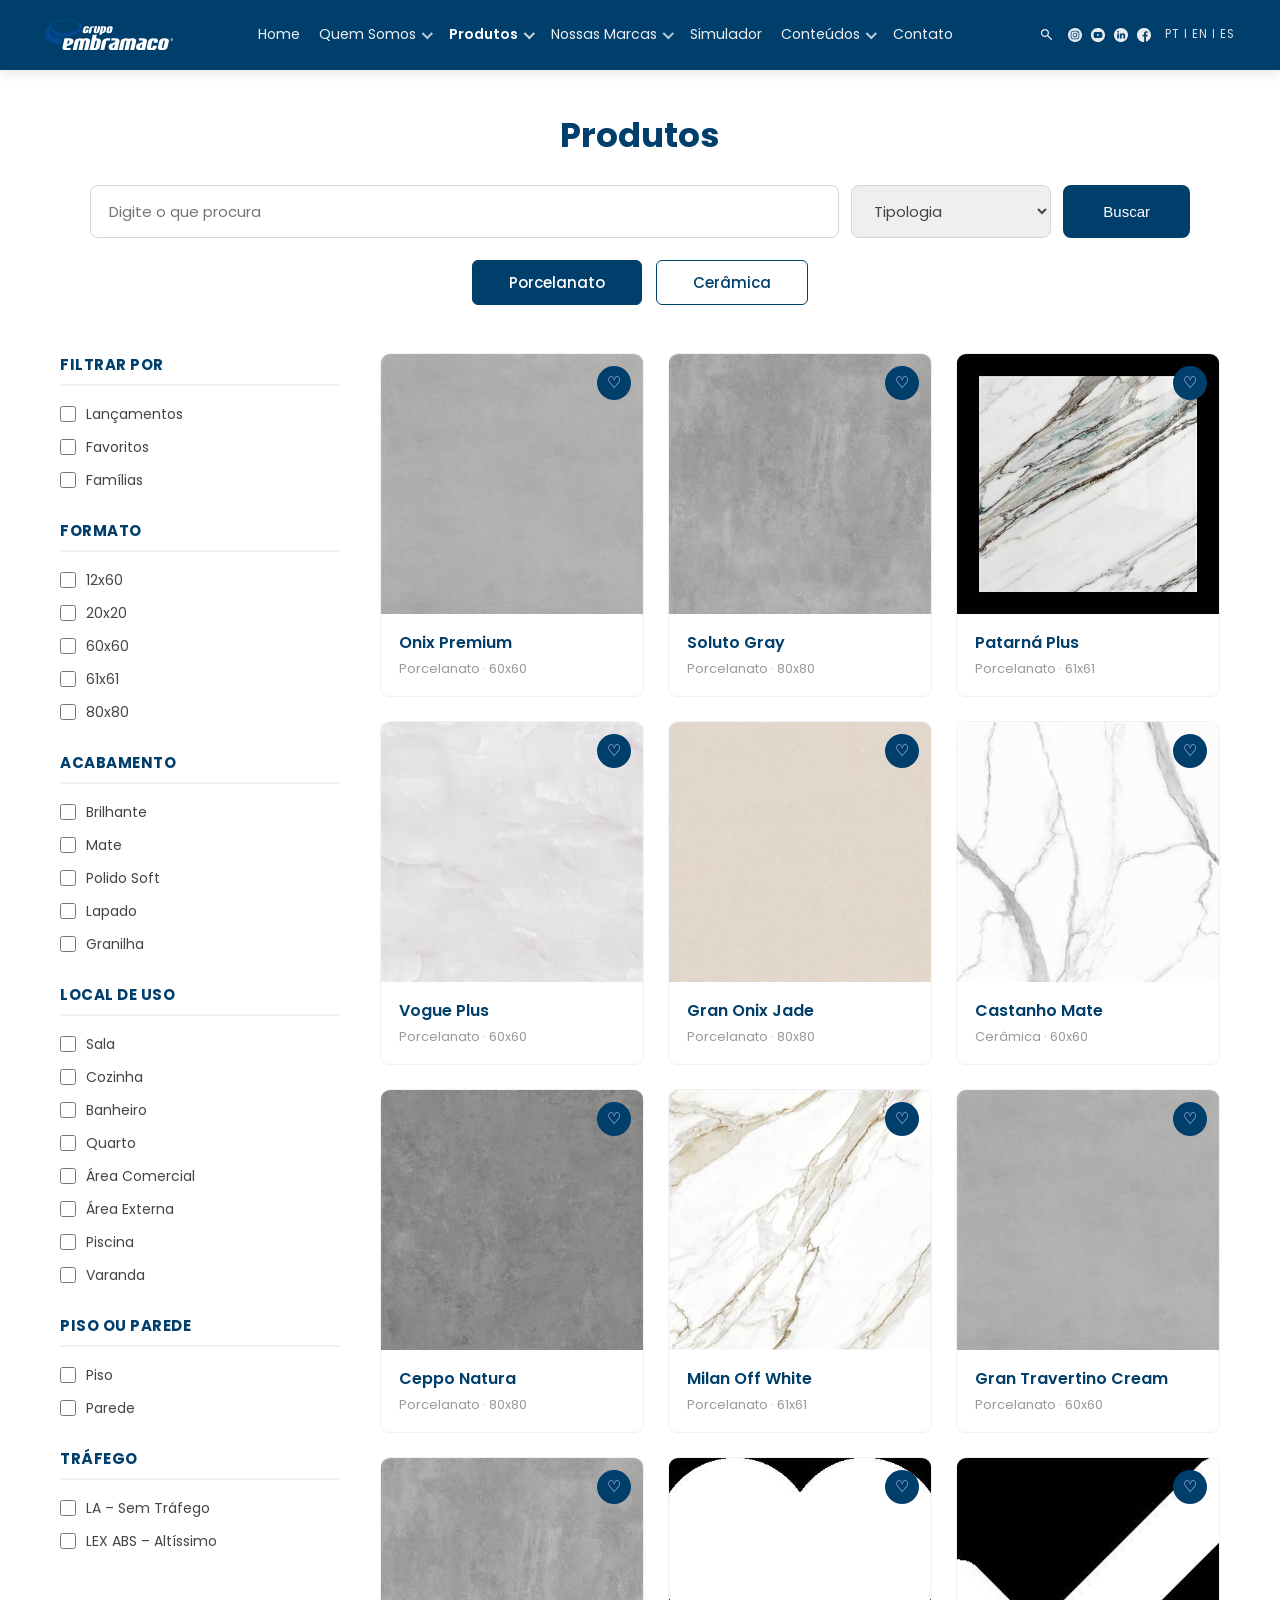
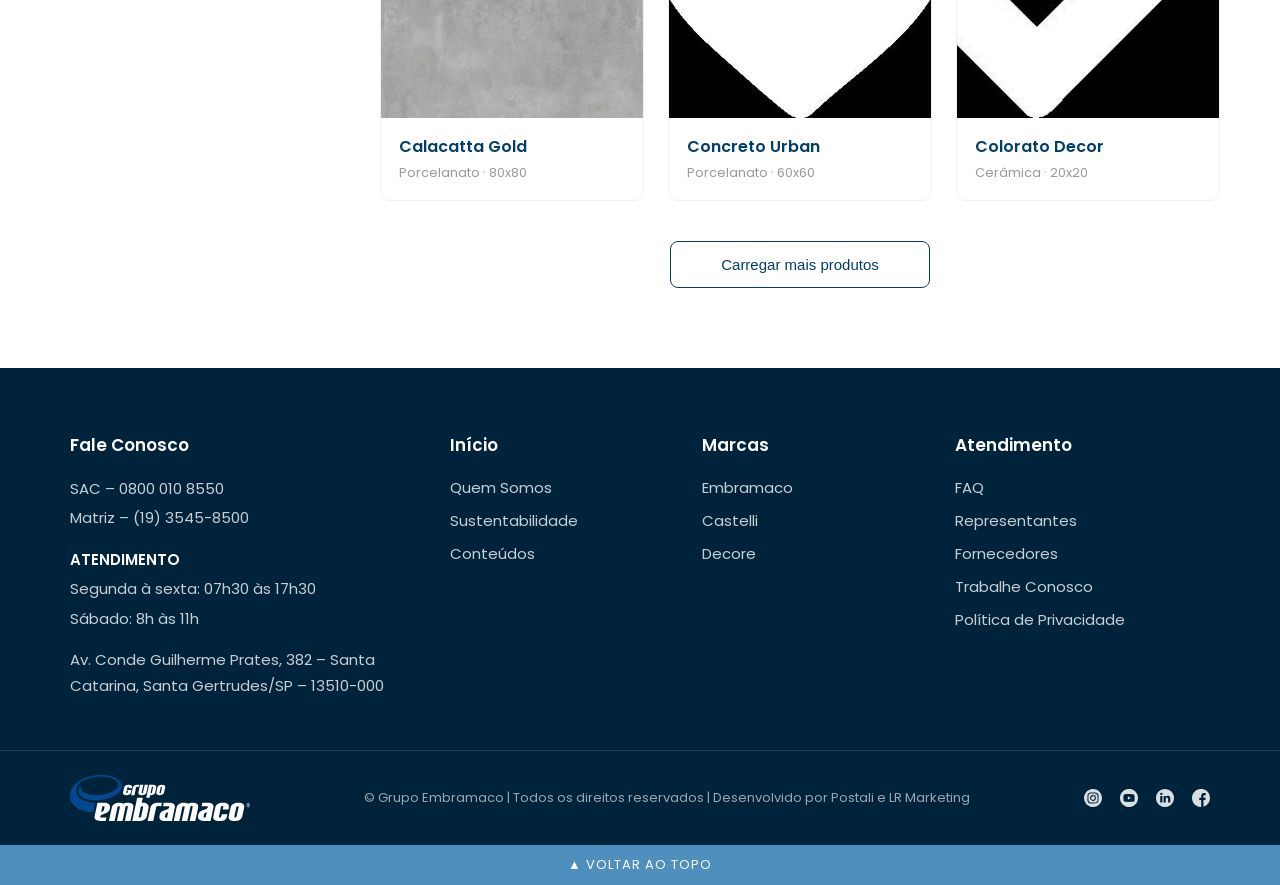
<file: produtos.html>
<!DOCTYPE html>
<html lang="pt-BR">
<head>
<meta charset="UTF-8">
<meta name="viewport" content="width=device-width, initial-scale=1.0">
<title>Produtos — Grupo Embramaco</title>
<link rel="preconnect" href="https://fonts.googleapis.com">
<link rel="preconnect" href="https://fonts.gstatic.com" crossorigin>
<link href="https://fonts.googleapis.com/css2?family=Poppins:wght@300;400;500;600;700;800&display=swap" rel="stylesheet">
<style>:root{--img-logo: url("[data-uri]");--img-icon-search: url("[data-uri]");--img-social-1: url("[data-uri]");--img-social-2: url("[data-uri]");--img-social-3: url("[data-uri]");--img-social-4: url("[data-uri]");}</style>
<style>:root{--p1:url("[data-uri]");--p10:url("[data-uri]");--p11:url("[data-uri]");--p12:url("[data-uri]");--p2:url("[data-uri]");--p3:url("[data-uri]");--p4:url("[data-uri]");--p5:url("[data-uri]");--p6:url("[data-uri]");--p7:url("[data-uri]");--p8:url("[data-uri]");--p9:url("[data-uri]");}</style>
<style>
  *{margin:0;padding:0;box-sizing:border-box}
  :root{--navy:#003e6b;--navy2:#00233c;--blue:#4f8fbe}
  html,body{overflow-x:hidden}
  body{font-family:'Poppins',sans-serif;color:#1a1a1a;background:#fff}
  a{text-decoration:none;color:inherit}

  /* HEADER (navy sólido) */
  .site-header{--u:calc(100vw/2000);position:relative;width:100%;z-index:200;display:flex;align-items:center;justify-content:space-between;padding:calc(var(--u)*30) calc(var(--u)*70);background:var(--navy);box-shadow:0 2px 12px rgba(0,0,0,.12)}
  @media(min-width:1700px){.site-header{--u:calc(1700px/2000)}}
  .site-header .nlogo{display:block;width:calc(var(--u)*200);height:calc(var(--u)*46);background:var(--img-logo) left center/contain no-repeat;flex:0 0 auto}
  .site-header .nnav{display:flex;gap:calc(var(--u)*30);list-style:none;align-items:center;margin:0;padding:0}
  .site-header .nnav>li{position:relative}
  .site-header .nnav>li>a{display:flex;align-items:center;gap:6px;color:#fff;font-size:calc(var(--u)*22);font-weight:400;opacity:.92;white-space:nowrap;padding:calc(var(--u)*8) 0}
  .site-header .nnav>li>a:hover,.site-header .nnav>li>a.active{opacity:1;font-weight:600}
  .site-header .has-drop>a::after{content:"";width:calc(var(--u)*9);height:calc(var(--u)*9);border-right:2px solid currentColor;border-bottom:2px solid currentColor;transform:rotate(45deg) translateY(-2px);opacity:.8}
  .site-header .ndrop{position:absolute;top:100%;left:50%;transform:translateX(-50%) translateY(10px);min-width:calc(var(--u)*250);background:#fff;border-radius:6px;box-shadow:0 14px 34px rgba(0,0,0,.2);padding:calc(var(--u)*8) 0;opacity:0;visibility:hidden;transition:.22s;pointer-events:none;list-style:none;margin:0}
  .site-header .nnav>li:hover .ndrop{opacity:1;visibility:visible;transform:translateX(-50%) translateY(2px);pointer-events:auto}
  .site-header .ndrop li a{display:flex;align-items:center;justify-content:space-between;gap:24px;padding:calc(var(--u)*15) calc(var(--u)*26);color:#1a3a55;font-size:calc(var(--u)*18);font-weight:500;text-transform:uppercase;letter-spacing:.5px;border-bottom:1px solid #eef2f5}
  .site-header .ndrop li:last-child a{border-bottom:none}
  .site-header .ndrop li a::after{content:"\203A";color:#9bb3c6;font-weight:700}
  .site-header .ndrop li a:hover{background:#f3f7fa;color:#003e6b}
  .site-header .nright{display:flex;align-items:center;gap:calc(var(--u)*22);flex:0 0 auto}
  .site-header .nicons{display:flex;align-items:center;gap:calc(var(--u)*14)}
  .site-header .nsearch{display:block;width:calc(var(--u)*24);height:calc(var(--u)*24);background:var(--img-icon-search) center/contain no-repeat;filter:brightness(0) invert(1);opacity:.9;cursor:pointer}
  .site-header .nsoc{display:block;width:calc(var(--u)*22);height:calc(var(--u)*22);background-position:center;background-repeat:no-repeat;background-size:contain;filter:brightness(0) invert(1);opacity:.9}
  .site-header .nlang{color:#fff;font-size:calc(var(--u)*18);letter-spacing:1px;opacity:.85;white-space:nowrap}

  /* PRODUTOS HEAD + BUSCA */
  .prod-head{background:#fff;padding:40px 60px 0}
  .prod-head h1{color:var(--navy);font-size:34px;font-weight:700;text-align:center;margin-bottom:24px}
  .prod-search{display:flex;gap:12px;justify-content:center;max-width:1100px;margin:0 auto 8px;flex-wrap:wrap}
  .prod-search input{flex:1;min-width:280px;border:1px solid #cfd8df;border-radius:8px;padding:14px 18px;font-family:'Poppins',sans-serif;font-size:15px}
  .prod-search select{width:200px;border:1px solid #cfd8df;border-radius:8px;padding:14px 18px;font-family:'Poppins',sans-serif;font-size:15px;color:#444}
  .prod-search button{background:var(--navy);color:#fff;border:none;border-radius:8px;padding:14px 40px;font-size:15px;font-weight:500;cursor:pointer}
  .prod-tabs{display:flex;gap:14px;justify-content:center;margin:22px 0 8px}
  .prod-tabs button{border:1px solid var(--navy);background:#fff;color:var(--navy);padding:10px 36px;border-radius:6px;font-family:'Poppins',sans-serif;font-size:15px;font-weight:500;cursor:pointer}
  .prod-tabs button.active{background:var(--navy);color:#fff}

  /* LAYOUT: sidebar + grid */
  .catalog{display:grid;grid-template-columns:280px 1fr;gap:40px;max-width:1500px;margin:0 auto;padding:40px 60px 80px}
  .filters h3{color:var(--navy);font-size:15px;font-weight:700;margin:22px 0 12px;text-transform:uppercase;letter-spacing:.5px;border-bottom:2px solid #eef2f5;padding-bottom:8px}
  .filters h3:first-child{margin-top:0}
  .filters label{display:flex;align-items:center;gap:10px;font-size:14px;color:#444;padding:6px 0;cursor:pointer}
  .filters input[type=checkbox]{accent-color:var(--navy);width:16px;height:16px}
  .grid{display:grid;grid-template-columns:repeat(3,1fr);gap:24px;align-content:start}
  .pcard{background:#fff;border:1px solid #eef2f5;border-radius:10px;overflow:hidden;transition:.2s}
  .pcard:hover{box-shadow:0 12px 30px rgba(0,0,0,.1);transform:translateY(-3px)}
  .pcard .pimg{position:relative;height:260px;background-size:cover;background-position:center}
  .pcard .fav{position:absolute;top:12px;right:12px;width:34px;height:34px;border-radius:50%;background:var(--navy);display:flex;align-items:center;justify-content:center;color:#fff;font-size:16px}
  .pcard .pbody{padding:16px 18px}
  .pcard h3{color:var(--navy);font-size:16px;font-weight:600}
  .pcard span{color:#999;font-size:13px}
  .load-more{grid-column:1/-1;text-align:center;margin-top:16px}
  .load-more button{background:#fff;border:1px solid var(--navy);color:var(--navy);padding:14px 50px;border-radius:8px;font-size:15px;font-weight:500;cursor:pointer}

  /* FOOTER */
  .site-footer{background:var(--navy2);color:rgba(255,255,255,.78);font-size:15px}
  .site-footer .footer-top{padding:64px 70px 48px}
  .site-footer .footer-grid{display:grid;grid-template-columns:1.6fr 1fr 1fr 1.2fr;gap:40px;max-width:1500px;margin:0 auto}
  .site-footer .footer-col h4{color:#fff;font-size:17px;font-weight:600;margin-bottom:18px}
  .site-footer .footer-col p{line-height:1.7;margin-bottom:4px}
  .site-footer .footer-col ul{list-style:none;margin:0;padding:0}
  .site-footer .footer-col li{margin-bottom:10px}
  .site-footer .footer-col a{color:rgba(255,255,255,.78)}.site-footer .footer-col a:hover{color:#fff}
  .site-footer .footer-bottom{border-top:1px solid rgba(255,255,255,.12);padding:24px 70px}
  .site-footer .footer-bottom-inner{max-width:1500px;margin:0 auto;display:flex;align-items:center;justify-content:space-between;gap:24px;flex-wrap:wrap}
  .site-footer .flogo{display:block;width:180px;height:46px;background:var(--img-logo) left center/contain no-repeat}
  .site-footer .footer-copy{font-size:13px;color:rgba(255,255,255,.6)}
  .site-footer .footer-social{display:flex;gap:18px}
  .site-footer .fsoc{display:block;width:18px;height:18px;background-position:center;background-repeat:no-repeat;background-size:contain;filter:brightness(0) invert(1);opacity:.85}
  .site-footer .back-to-top{text-align:center;background:var(--blue);color:#fff;padding:10px;font-size:13px;cursor:pointer;letter-spacing:1px}

  @media(max-width:900px){.catalog{grid-template-columns:1fr;padding:30px 24px 60px}.grid{grid-template-columns:repeat(2,1fr)}.site-footer .footer-grid{grid-template-columns:1fr 1fr}.site-header .nnav,.site-header .nlang,.site-header .nicons{display:none}}
</style>
</head>
<body>

<header class="site-header">
  <a href="index.html" class="nlogo" aria-label="Grupo Embramaco"></a>
  <ul class="nnav">
    <li><a href="index.html">Home</a></li>
    <li class="has-drop"><a href="quem-somos.html">Quem Somos</a><ul class="ndrop"><li><a href="quem-somos.html">Institucional</a></li><li><a href="sustentabilidade.html">Sustentabilidade</a></li></ul></li>
    <li class="has-drop"><a href="produtos.html" class="active">Produtos</a><ul class="ndrop"><li><a href="produtos.html">Cerâmica</a></li><li><a href="produtos.html">Porcelanato</a></li></ul></li>
    <li class="has-drop"><a href="quem-somos.html#marcas">Nossas Marcas</a><ul class="ndrop"><li><a href="#">Embramaco</a></li><li><a href="#">Castelli</a></li><li><a href="#">Decore</a></li></ul></li>
    <li><a href="simulador.html">Simulador</a></li>
    <li class="has-drop"><a href="#">Conteúdos</a><ul class="ndrop"><li><a href="#">Download</a></li><li><a href="#">Blog</a></li></ul></li>
    <li><a href="contato.html">Contato</a></li>
  </ul>
  <div class="nright">
    <span class="nsearch"></span>
    <div class="nicons"><span class="nsoc" style="background-image:var(--img-social-1)"></span><span class="nsoc" style="background-image:var(--img-social-2)"></span><span class="nsoc" style="background-image:var(--img-social-3)"></span><span class="nsoc" style="background-image:var(--img-social-4)"></span></div>
    <span class="nlang">PT I EN I ES</span>
  </div>
</header>

<section class="prod-head">
  <h1>Produtos</h1>
  <form class="prod-search" onsubmit="return false">
    <input type="text" placeholder="Digite o que procura">
    <select><option>Tipologia</option><option>Porcelanato</option><option>Cerâmica</option></select>
    <button type="submit">Buscar</button>
  </form>
  <div class="prod-tabs">
    <button class="active">Porcelanato</button>
    <button>Cerâmica</button>
  </div>
</section>

<div class="catalog">
  <aside class="filters">
    <h3>Filtrar por</h3>
    <label><input type="checkbox"> Lançamentos</label>
    <label><input type="checkbox"> Favoritos</label>
    <label><input type="checkbox"> Famílias</label>
    <h3>Formato</h3>
    <label><input type="checkbox"> 12x60</label>
    <label><input type="checkbox"> 20x20</label>
    <label><input type="checkbox"> 60x60</label>
    <label><input type="checkbox"> 61x61</label>
    <label><input type="checkbox"> 80x80</label>
    <h3>Acabamento</h3>
    <label><input type="checkbox"> Brilhante</label>
    <label><input type="checkbox"> Mate</label>
    <label><input type="checkbox"> Polido Soft</label>
    <label><input type="checkbox"> Lapado</label>
    <label><input type="checkbox"> Granilha</label>
    <h3>Local de Uso</h3>
    <label><input type="checkbox"> Sala</label>
    <label><input type="checkbox"> Cozinha</label>
    <label><input type="checkbox"> Banheiro</label>
    <label><input type="checkbox"> Quarto</label>
    <label><input type="checkbox"> Área Comercial</label>
    <label><input type="checkbox"> Área Externa</label>
    <label><input type="checkbox"> Piscina</label>
    <label><input type="checkbox"> Varanda</label>
    <h3>Piso ou Parede</h3>
    <label><input type="checkbox"> Piso</label>
    <label><input type="checkbox"> Parede</label>
    <h3>Tráfego</h3>
    <label><input type="checkbox"> LA – Sem Tráfego</label>
    <label><input type="checkbox"> LEX ABS – Altíssimo</label>
  </aside>

  <main class="grid">
    <div class="pcard"><div class="pimg" style="background-image:var(--p9)"><div class="fav">♡</div></div><div class="pbody"><h3>Onix Premium</h3><span>Porcelanato · 60x60</span></div></div>
    <div class="pcard"><div class="pimg" style="background-image:var(--p10)"><div class="fav">♡</div></div><div class="pbody"><h3>Soluto Gray</h3><span>Porcelanato · 80x80</span></div></div>
    <div class="pcard"><div class="pimg" style="background-image:var(--p3)"><div class="fav">♡</div></div><div class="pbody"><h3>Patarná Plus</h3><span>Porcelanato · 61x61</span></div></div>
    <div class="pcard"><div class="pimg" style="background-image:var(--p4)"><div class="fav">♡</div></div><div class="pbody"><h3>Vogue Plus</h3><span>Porcelanato · 60x60</span></div></div>
    <div class="pcard"><div class="pimg" style="background-image:var(--p5)"><div class="fav">♡</div></div><div class="pbody"><h3>Gran Onix Jade</h3><span>Porcelanato · 80x80</span></div></div>
    <div class="pcard"><div class="pimg" style="background-image:var(--p6)"><div class="fav">♡</div></div><div class="pbody"><h3>Castanho Mate</h3><span>Cerâmica · 60x60</span></div></div>
    <div class="pcard"><div class="pimg" style="background-image:var(--p7)"><div class="fav">♡</div></div><div class="pbody"><h3>Ceppo Natura</h3><span>Porcelanato · 80x80</span></div></div>
    <div class="pcard"><div class="pimg" style="background-image:var(--p8)"><div class="fav">♡</div></div><div class="pbody"><h3>Milan Off White</h3><span>Porcelanato · 61x61</span></div></div>
    <div class="pcard"><div class="pimg" style="background-image:var(--p9)"><div class="fav">♡</div></div><div class="pbody"><h3>Gran Travertino Cream</h3><span>Porcelanato · 60x60</span></div></div>
    <div class="pcard"><div class="pimg" style="background-image:var(--p10)"><div class="fav">♡</div></div><div class="pbody"><h3>Calacatta Gold</h3><span>Porcelanato · 80x80</span></div></div>
    <div class="pcard"><div class="pimg" style="background-image:var(--p11)"><div class="fav">♡</div></div><div class="pbody"><h3>Concreto Urban</h3><span>Porcelanato · 60x60</span></div></div>
    <div class="pcard"><div class="pimg" style="background-image:var(--p12)"><div class="fav">♡</div></div><div class="pbody"><h3>Colorato Decor</h3><span>Cerâmica · 20x20</span></div></div>
    <div class="load-more"><button>Carregar mais produtos</button></div>
  </main>
</div>

<footer class="site-footer">
  <div class="footer-top">
    <div class="footer-grid">
      <div class="footer-col">
        <h4>Fale Conosco</h4>
        <p>SAC – 0800 010 8550</p><p>Matriz – (19) 3545-8500</p>
        <p style="margin-top:16px;color:#fff;font-weight:600">ATENDIMENTO</p>
        <p>Segunda à sexta: 07h30 às 17h30</p><p>Sábado: 8h às 11h</p>
        <p style="margin-top:16px">Av. Conde Guilherme Prates, 382 – Santa Catarina, Santa Gertrudes/SP – 13510-000</p>
      </div>
      <div class="footer-col"><h4>Início</h4><ul><li><a href="quem-somos.html">Quem Somos</a></li><li><a href="sustentabilidade.html">Sustentabilidade</a></li><li><a href="#">Conteúdos</a></li></ul></div>
      <div class="footer-col"><h4>Marcas</h4><ul><li><a href="#">Embramaco</a></li><li><a href="#">Castelli</a></li><li><a href="#">Decore</a></li></ul></div>
      <div class="footer-col"><h4>Atendimento</h4><ul><li><a href="#">FAQ</a></li><li><a href="#">Representantes</a></li><li><a href="#">Fornecedores</a></li><li><a href="#">Trabalhe Conosco</a></li><li><a href="https://www.embramaco.com.br/politica" target="_blank">Política de Privacidade</a></li></ul></div>
    </div>
  </div>
  <div class="footer-bottom">
    <div class="footer-bottom-inner">
      <span class="flogo"></span>
      <p class="footer-copy">© Grupo Embramaco | Todos os direitos reservados | Desenvolvido por Postali e LR Marketing</p>
      <div class="footer-social"><span class="fsoc" style="background-image:var(--img-social-1)"></span><span class="fsoc" style="background-image:var(--img-social-2)"></span><span class="fsoc" style="background-image:var(--img-social-3)"></span><span class="fsoc" style="background-image:var(--img-social-4)"></span></div>
    </div>
  </div>
  <div class="back-to-top" onclick="window.scrollTo({top:0,behavior:'smooth'})">▲ VOLTAR AO TOPO</div>
</footer>

<script>
  document.querySelectorAll('.prod-tabs button').forEach(function(b){b.onclick=function(){document.querySelectorAll('.prod-tabs button').forEach(function(x){x.classList.remove('active')});b.classList.add('active')}});
  document.querySelectorAll('.pcard .fav').forEach(function(f){f.onclick=function(){f.textContent=f.textContent==='♡'?'♥':'♡'}});
</script>
</body>
</html>
</file>
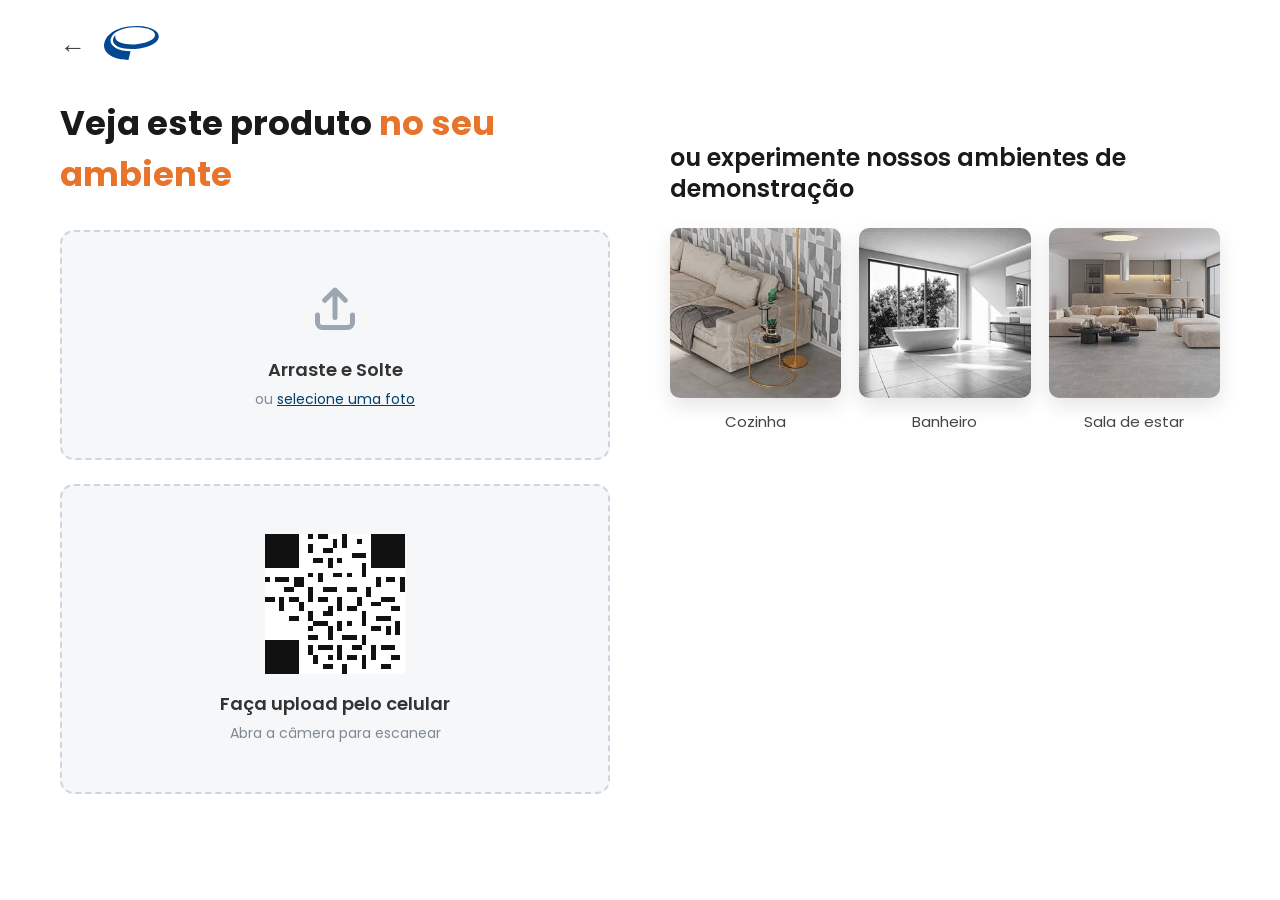
<file: simulador.html>
<!DOCTYPE html>
<html lang="pt-BR">
<head>
<meta charset="UTF-8">
<meta name="viewport" content="width=device-width, initial-scale=1.0">
<title>Simulador — Grupo Embramaco</title>
<link rel="preconnect" href="https://fonts.googleapis.com">
<link rel="preconnect" href="https://fonts.gstatic.com" crossorigin>
<link href="https://fonts.googleapis.com/css2?family=Poppins:wght@300;400;500;600;700;800&display=swap" rel="stylesheet">
<style>:root{--img-logo: url("[data-uri]");}</style>
<style>:root{--sim-cozinha:url("[data-uri]");--sim-banheiro:url("[data-uri]");--sim-sala:url("[data-uri]");--img-qr:url("[data-uri]");}</style>
<style>
  *{margin:0;padding:0;box-sizing:border-box}
  :root{--navy:#003e6b;--orange:#e8732a}
  body{font-family:'Poppins',sans-serif;color:#1a1a1a;background:#fff;min-height:100vh}
  a{text-decoration:none;color:inherit}
  .sim-top{display:flex;align-items:center;gap:18px;padding:26px 60px 0}
  .sim-top .back{font-size:26px;color:#444;text-decoration:none}
  .sim-top .logo{width:190px;height:42px;background:var(--img-logo) left center/contain no-repeat;filter:none}
  .sim-wrap{max-width:1500px;margin:0 auto;padding:10px 60px 80px;display:grid;grid-template-columns:1fr 1fr;gap:60px;align-items:start}
  .sim-left h1{font-size:34px;font-weight:700;color:#1a1a1a;margin:20px 0 30px}
  .sim-left h1 b{color:var(--orange);font-weight:700}
  .drop{background:#f6f7f8;border:2px dashed #cdd6de;border-radius:14px;padding:48px;text-align:center;margin-bottom:24px}
  .drop .ic{width:60px;height:60px;margin:0 auto 16px;color:#9aa7b2}
  .drop .ic svg{width:100%;height:100%;fill:currentColor}
  .drop h3{font-size:18px;font-weight:600;color:#333;margin-bottom:6px}
  .drop p{font-size:14px;color:#7d8a95}
  .drop p a{color:var(--navy);text-decoration:underline}
  .drop .qr{width:140px;height:140px;margin:0 auto 16px;background:var(--img-qr) center/contain no-repeat}
  .sim-right h2{font-size:24px;font-weight:600;color:#1a1a1a;margin:64px 0 24px;line-height:1.3}
  .demos{display:grid;grid-template-columns:repeat(3,1fr);gap:18px}
  .demo{cursor:pointer}
  .demo .di{height:170px;border-radius:10px;background-size:cover;background-position:center;box-shadow:0 8px 20px rgba(0,0,0,.1);transition:.2s}
  .demo:hover .di{transform:translateY(-3px);box-shadow:0 12px 28px rgba(0,0,0,.16)}
  .demo span{display:block;text-align:center;margin-top:12px;font-size:15px;color:#444}
  @media(max-width:880px){.sim-wrap{grid-template-columns:1fr;gap:30px;padding:10px 24px 60px}.sim-right h2{margin-top:10px}.demos{grid-template-columns:1fr 1fr 1fr}}
</style>
</head>
<body>
  <div class="sim-top">
    <a href="produtos.html" class="back">←</a>
    <a href="index.html" class="logo" aria-label="Grupo Embramaco"></a>
  </div>
  <div class="sim-wrap">
    <div class="sim-left">
      <h1>Veja este produto <b>no seu ambiente</b></h1>
      <div class="drop">
        <div class="ic"><svg viewBox="0 0 24 24"><path d="M19 13a1 1 0 00-1 1v3a1 1 0 01-1 1H7a1 1 0 01-1-1v-3a1 1 0 10-2 0v3a3 3 0 003 3h10a3 3 0 003-3v-3a1 1 0 00-1-1z"/><path d="M8.7 8.7L11 6.4V15a1 1 0 102 0V6.4l2.3 2.3a1 1 0 101.4-1.4l-4-4a1 1 0 00-1.4 0l-4 4a1 1 0 101.4 1.4z"/></svg></div>
        <h3>Arraste e Solte</h3>
        <p>ou <a href="#">selecione uma foto</a></p>
      </div>
      <div class="drop">
        <div class="qr" style="background-image:var(--img-qr)"></div>
        <h3>Faça upload pelo celular</h3>
        <p>Abra a câmera para escanear</p>
      </div>
    </div>
    <div class="sim-right">
      <h2>ou experimente nossos ambientes de demonstração</h2>
      <div class="demos">
        <div class="demo"><div class="di" style="background-image:var(--sim-cozinha)"></div><span>Cozinha</span></div>
        <div class="demo"><div class="di" style="background-image:var(--sim-banheiro)"></div><span>Banheiro</span></div>
        <div class="demo"><div class="di" style="background-image:var(--sim-sala)"></div><span>Sala de estar</span></div>
      </div>
    </div>
  </div>
</body>
</html>
</file>
